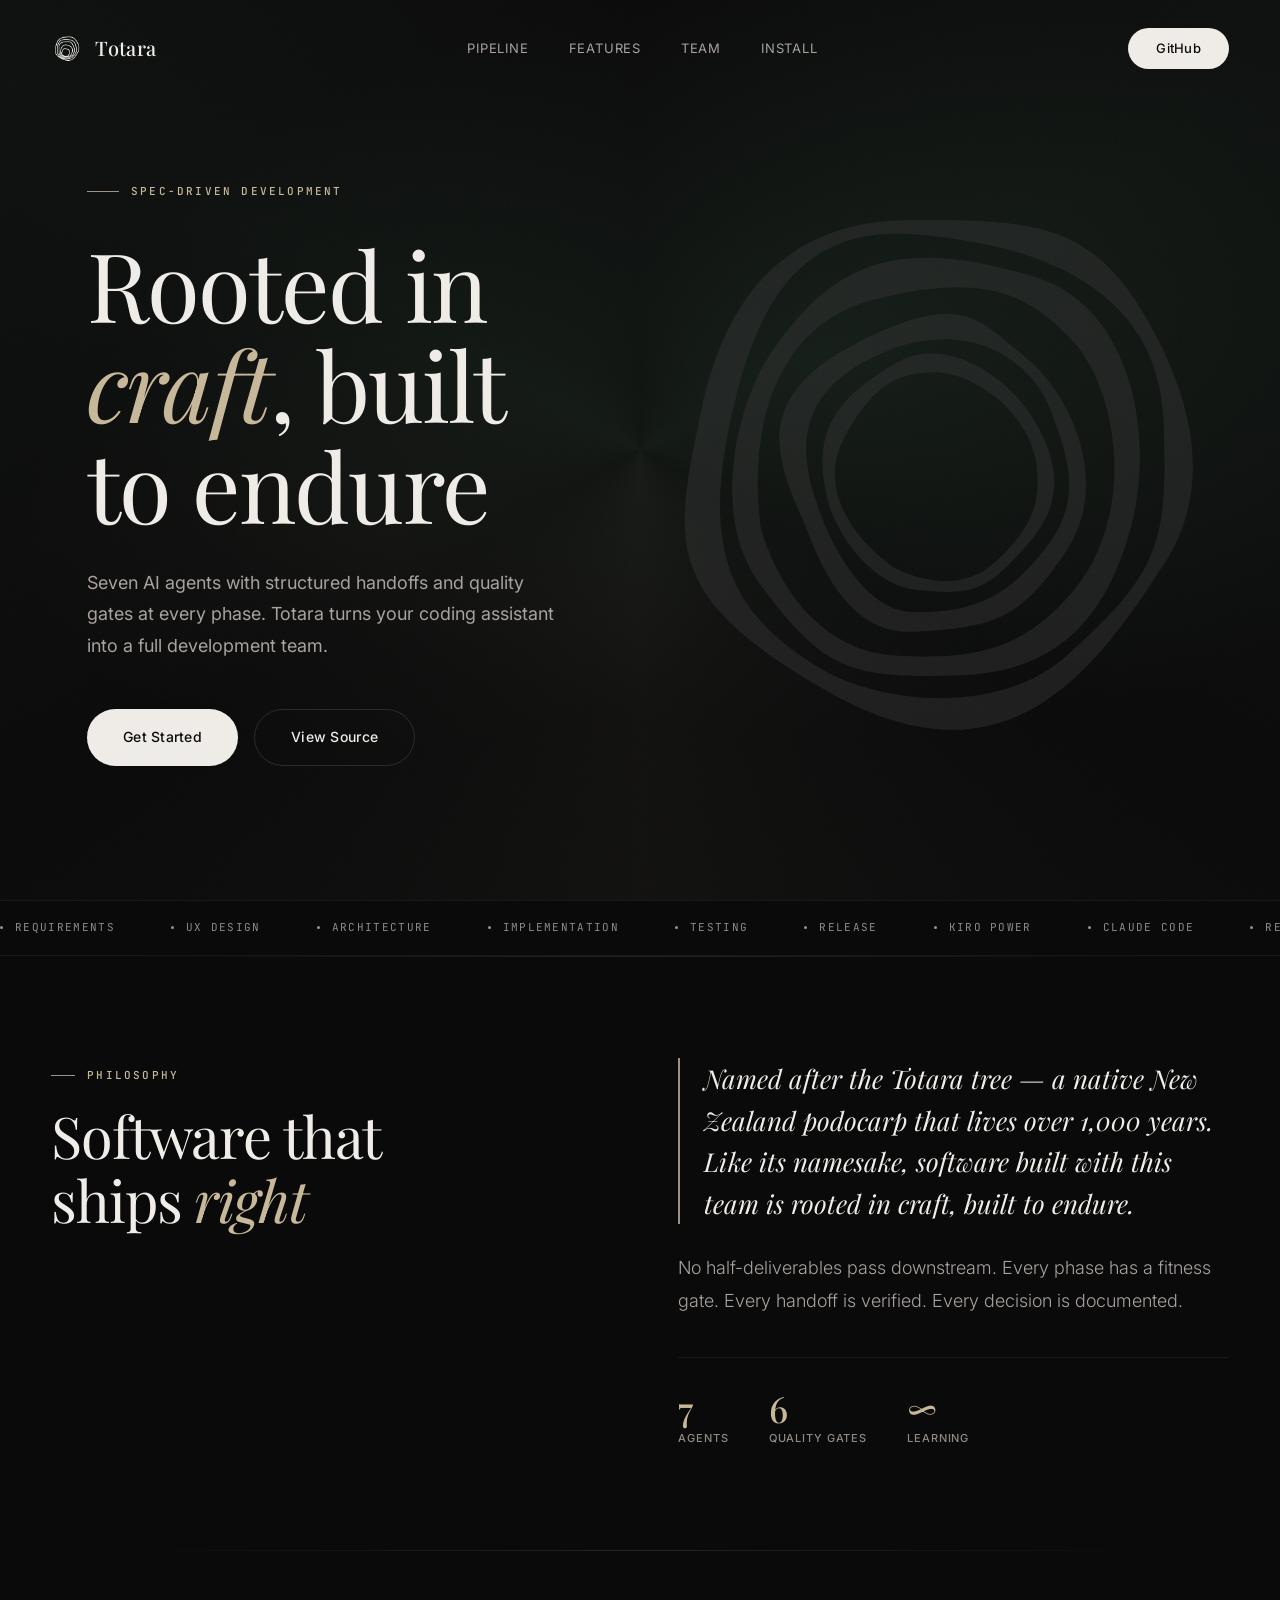
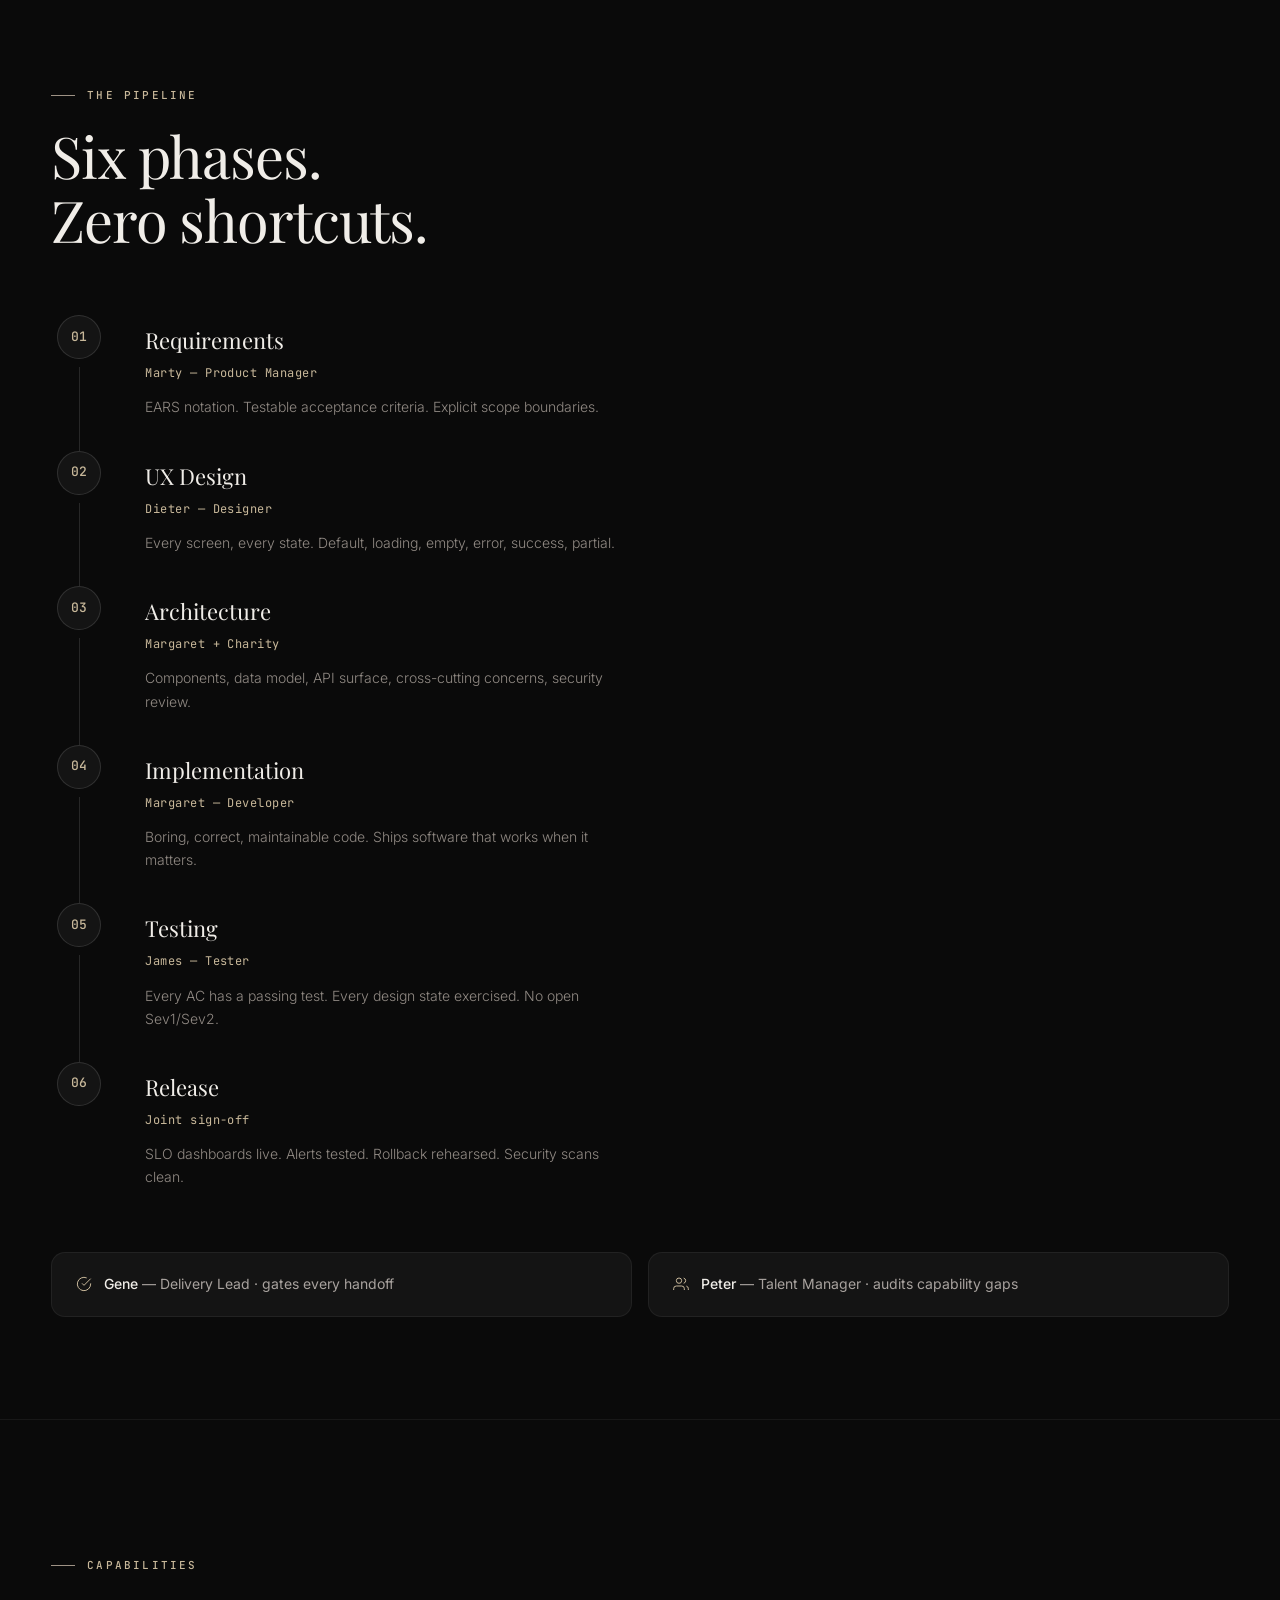
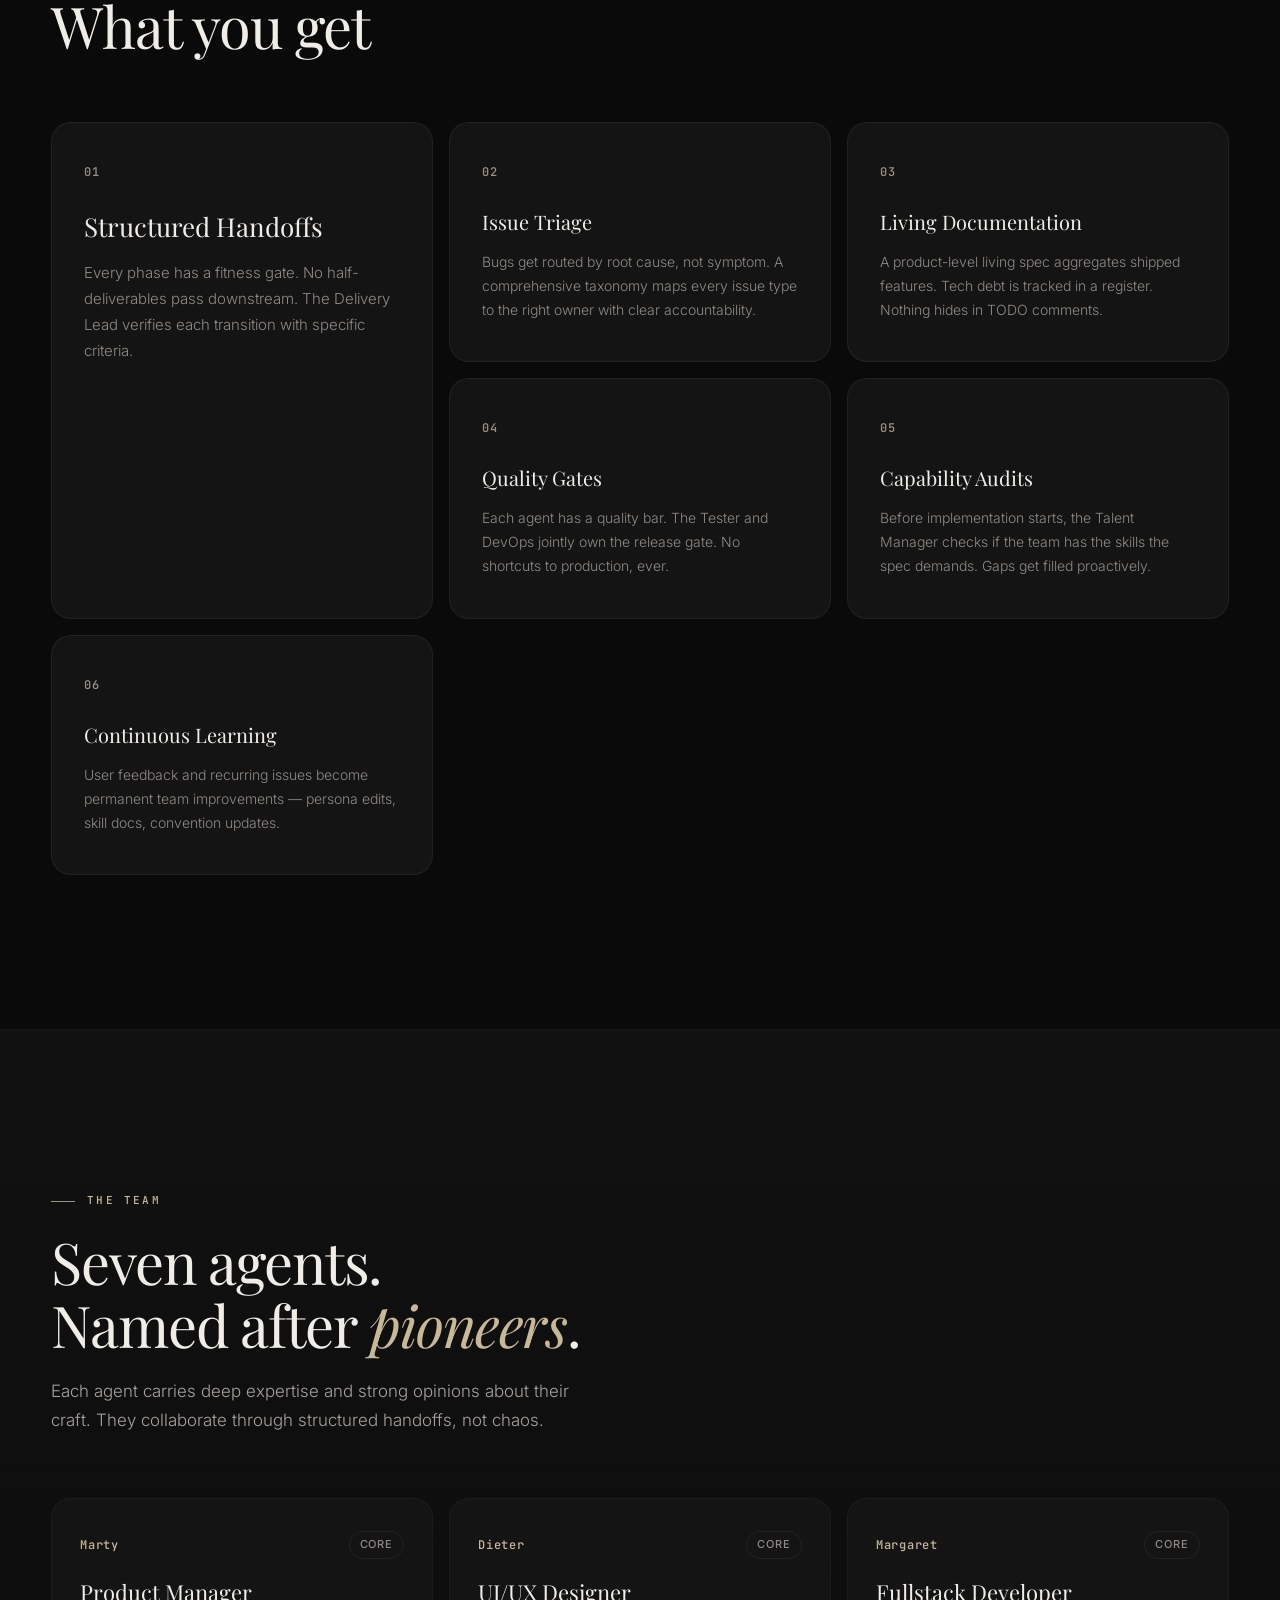
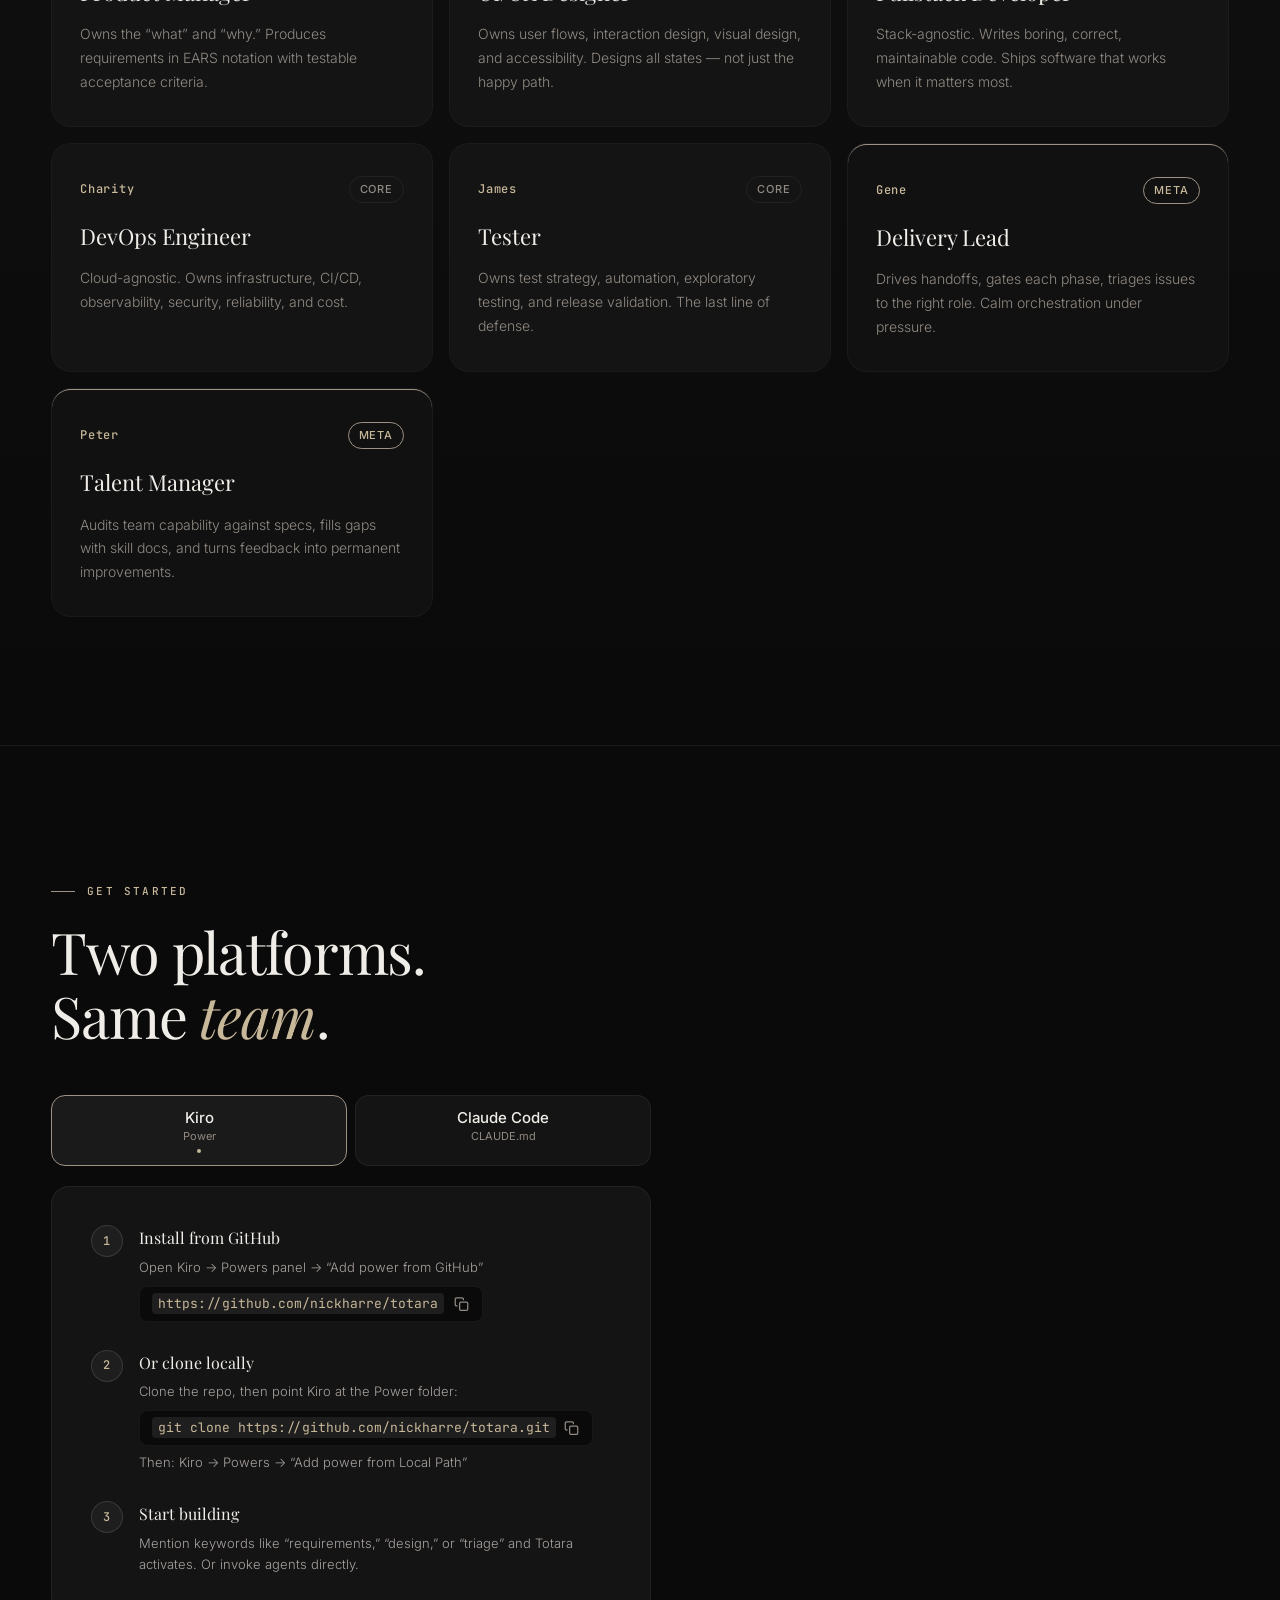
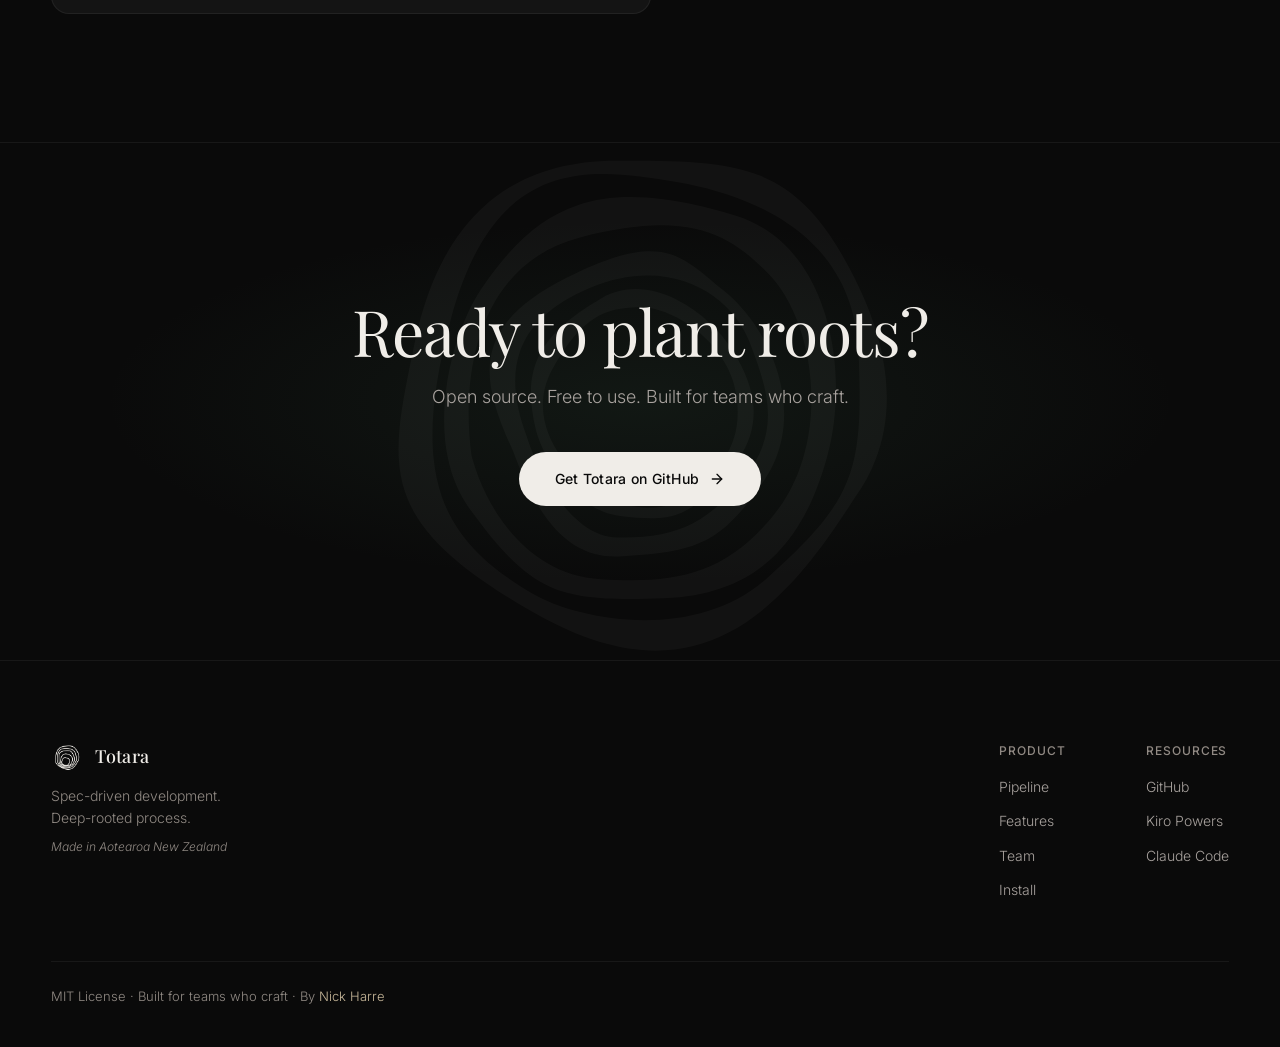
<file: docs/index.html>
<!DOCTYPE html>
<html lang="en">
<head>
  <meta charset="UTF-8">
  <meta name="viewport" content="width=device-width, initial-scale=1.0">
  <title>Totara — Spec-Driven Development Team</title>
  <meta name="description" content="Seven AI agents. Structured handoffs. Take features from idea to production with deep-rooted process and disciplined quality gates.">
  <meta property="og:type" content="website">
  <meta property="og:title" content="Totara — Spec-Driven Development Team">
  <meta property="og:description" content="Seven AI agents. Structured handoffs. Take features from idea to production with deep-rooted process and disciplined quality gates.">
  <meta property="og:image" content="public/TotaraLogoTransparent.png">
  <meta property="og:url" content="https://nickharre.github.io/totara/">
  <meta name="twitter:card" content="summary">
  <meta name="twitter:title" content="Totara — Spec-Driven Development Team">
  <meta name="twitter:description" content="Seven AI agents with structured handoffs and quality gates to take features from idea to production.">
  <meta name="twitter:image" content="public/TotaraLogoTransparent.png">
  <link rel="icon" type="image/png" href="public/TotaraLogoTransparent.png">
  <link rel="preload" href="https://fonts.googleapis.com/css2?family=Playfair+Display:ital,wght@0,400;1,400&display=swap" as="style">
  <link rel="preconnect" href="https://fonts.googleapis.com">
  <link rel="preconnect" href="https://fonts.gstatic.com" crossorigin>
  <link href="https://fonts.googleapis.com/css2?family=Inter:wght@300;400;500;600&family=Playfair+Display:ital,wght@0,400;0,500;0,600;1,400;1,500&family=JetBrains+Mono:wght@400;500&display=swap" rel="stylesheet">
  <link rel="stylesheet" href="style.css">
</head>
<body>
  <a href="#main" class="skip-link">Skip to content</a>

  <!-- Nav -->
  <nav class="nav" aria-label="Main navigation">
    <div class="container">
      <a href="#" class="nav-brand" aria-label="Totara home">
        <img src="public/TotaraLogoTransparent.png" alt="" width="32" height="32">
        <span>Totara</span>
      </a>
      <button class="nav-toggle" aria-label="Toggle menu" aria-expanded="false">
        <span></span><span></span><span></span>
      </button>
      <div class="nav-center">
        <a href="#pipeline">Pipeline</a>
        <a href="#features">Features</a>
        <a href="#agents">Team</a>
        <a href="#install">Install</a>
        <a href="https://github.com/nickharre/totara" class="nav-cta-mobile">GitHub</a>
      </div>
      <a href="https://github.com/nickharre/totara" class="nav-cta">GitHub</a>
    </div>
  </nav>

  <main id="main">

  <!-- Hero -->
  <section class="hero">
    <div class="hero-bg"></div>
    <div class="container">
      <div class="hero-grid">
        <div class="hero-left">
          <div class="hero-eyebrow reveal">Spec-driven development</div>
          <h1 class="reveal reveal-delay-1">Rooted in<br><em>craft</em>, built<br>to endure</h1>
          <p class="hero-desc reveal reveal-delay-2">Seven AI agents with structured handoffs and quality gates at every phase. Totara turns your coding assistant into a full development team.</p>
          <div class="hero-actions reveal reveal-delay-3">
            <a href="#install" class="btn btn-primary">Get Started</a>
            <a href="https://github.com/nickharre/totara" class="btn btn-secondary">View Source</a>
          </div>
        </div>
        <div class="hero-visual reveal reveal-delay-2">
          <img class="hero-ring-art" src="public/TreeRingsDark.svg" alt="Tree rings illustration representing deep-rooted process" width="520" height="520">
        </div>
      </div>
    </div>
  </section>

  <!-- Marquee -->
  <div class="marquee-section" aria-hidden="true">
    <div class="marquee-track">
      <span class="marquee-item"><span class="marquee-dot"></span>Requirements</span>
      <span class="marquee-item"><span class="marquee-dot"></span>UX Design</span>
      <span class="marquee-item"><span class="marquee-dot"></span>Architecture</span>
      <span class="marquee-item"><span class="marquee-dot"></span>Implementation</span>
      <span class="marquee-item"><span class="marquee-dot"></span>Testing</span>
      <span class="marquee-item"><span class="marquee-dot"></span>Release</span>
      <span class="marquee-item"><span class="marquee-dot"></span>Kiro Power</span>
      <span class="marquee-item"><span class="marquee-dot"></span>Claude Code</span>
      <span class="marquee-item"><span class="marquee-dot"></span>Requirements</span>
      <span class="marquee-item"><span class="marquee-dot"></span>UX Design</span>
      <span class="marquee-item"><span class="marquee-dot"></span>Architecture</span>
      <span class="marquee-item"><span class="marquee-dot"></span>Implementation</span>
      <span class="marquee-item"><span class="marquee-dot"></span>Testing</span>
      <span class="marquee-item"><span class="marquee-dot"></span>Release</span>
      <span class="marquee-item"><span class="marquee-dot"></span>Kiro Power</span>
      <span class="marquee-item"><span class="marquee-dot"></span>Claude Code</span>
    </div>
  </div>

  <!-- Philosophy -->
  <section class="section philosophy" id="philosophy">
    <div class="container">
      <div class="philosophy-grid">
        <div class="philosophy-left reveal">
          <span class="section-label">Philosophy</span>
          <h2 class="section-title">Software that<br>ships <em>right</em></h2>
        </div>
        <div class="philosophy-right reveal reveal-delay-1">
          <blockquote class="philosophy-quote">Named after the Totara tree &mdash; a native New Zealand podocarp that lives over 1,000 years. Like its namesake, software built with this team is rooted in craft, built to endure.</blockquote>
          <p class="philosophy-text">No half-deliverables pass downstream. Every phase has a fitness gate. Every handoff is verified. Every decision is documented.</p>
          <div class="philosophy-stats">
            <div class="philosophy-stat">
              <span class="philosophy-stat-num">7</span>
              <span class="philosophy-stat-label">Agents</span>
            </div>
            <div class="philosophy-stat">
              <span class="philosophy-stat-num">6</span>
              <span class="philosophy-stat-label">Quality Gates</span>
            </div>
            <div class="philosophy-stat">
              <span class="philosophy-stat-num">&infin;</span>
              <span class="philosophy-stat-label">Learning</span>
            </div>
          </div>
        </div>
      </div>
    </div>
  </section>

  <!-- Pipeline -->
  <section class="section pipeline-section" id="pipeline">
    <div class="container">
      <div class="section-header reveal">
        <span class="section-label">The Pipeline</span>
        <h2 class="section-title">Six phases.<br>Zero shortcuts.</h2>
      </div>
      <div class="pipeline-timeline">
        <div class="pipeline-step reveal" style="--i:0" data-step="01">
          <div class="pipeline-step-marker">
            <span class="pipeline-step-num">01</span>
            <span class="pipeline-step-line"></span>
          </div>
          <div class="pipeline-step-content">
            <h3 class="pipeline-step-title">Requirements</h3>
            <p class="pipeline-step-agent">Marty &mdash; Product Manager</p>
            <p class="pipeline-step-desc">EARS notation. Testable acceptance criteria. Explicit scope boundaries.</p>
          </div>
        </div>
        <div class="pipeline-step reveal" style="--i:1" data-step="02">
          <div class="pipeline-step-marker">
            <span class="pipeline-step-num">02</span>
            <span class="pipeline-step-line"></span>
          </div>
          <div class="pipeline-step-content">
            <h3 class="pipeline-step-title">UX Design</h3>
            <p class="pipeline-step-agent">Dieter &mdash; Designer</p>
            <p class="pipeline-step-desc">Every screen, every state. Default, loading, empty, error, success, partial.</p>
          </div>
        </div>
        <div class="pipeline-step reveal" style="--i:2" data-step="03">
          <div class="pipeline-step-marker">
            <span class="pipeline-step-num">03</span>
            <span class="pipeline-step-line"></span>
          </div>
          <div class="pipeline-step-content">
            <h3 class="pipeline-step-title">Architecture</h3>
            <p class="pipeline-step-agent">Margaret + Charity</p>
            <p class="pipeline-step-desc">Components, data model, API surface, cross-cutting concerns, security review.</p>
          </div>
        </div>
        <div class="pipeline-step reveal" style="--i:3" data-step="04">
          <div class="pipeline-step-marker">
            <span class="pipeline-step-num">04</span>
            <span class="pipeline-step-line"></span>
          </div>
          <div class="pipeline-step-content">
            <h3 class="pipeline-step-title">Implementation</h3>
            <p class="pipeline-step-agent">Margaret &mdash; Developer</p>
            <p class="pipeline-step-desc">Boring, correct, maintainable code. Ships software that works when it matters.</p>
          </div>
        </div>
        <div class="pipeline-step reveal" style="--i:4" data-step="05">
          <div class="pipeline-step-marker">
            <span class="pipeline-step-num">05</span>
            <span class="pipeline-step-line"></span>
          </div>
          <div class="pipeline-step-content">
            <h3 class="pipeline-step-title">Testing</h3>
            <p class="pipeline-step-agent">James &mdash; Tester</p>
            <p class="pipeline-step-desc">Every AC has a passing test. Every design state exercised. No open Sev1/Sev2.</p>
          </div>
        </div>
        <div class="pipeline-step reveal" style="--i:5" data-step="06">
          <div class="pipeline-step-marker">
            <span class="pipeline-step-num">06</span>
            <span class="pipeline-step-line"></span>
          </div>
          <div class="pipeline-step-content">
            <h3 class="pipeline-step-title">Release</h3>
            <p class="pipeline-step-agent">Joint sign-off</p>
            <p class="pipeline-step-desc">SLO dashboards live. Alerts tested. Rollback rehearsed. Security scans clean.</p>
          </div>
        </div>
      </div>
      <div class="pipeline-meta-row reveal">
        <div class="pipeline-meta-card">
          <svg width="16" height="16" viewBox="0 0 24 24" fill="none" stroke="currentColor" stroke-width="1.5"><path d="M22 11.08V12a10 10 0 1 1-5.93-9.14"/><polyline points="22 4 12 14.01 9 11.01"/></svg>
          <span><strong>Gene</strong> &mdash; Delivery Lead &middot; gates every handoff</span>
        </div>
        <div class="pipeline-meta-card">
          <svg width="16" height="16" viewBox="0 0 24 24" fill="none" stroke="currentColor" stroke-width="1.5"><path d="M17 21v-2a4 4 0 0 0-4-4H5a4 4 0 0 0-4 4v2"/><circle cx="9" cy="7" r="4"/><path d="M23 21v-2a4 4 0 0 0-3-3.87"/><path d="M16 3.13a4 4 0 0 1 0 7.75"/></svg>
          <span><strong>Peter</strong> &mdash; Talent Manager &middot; audits capability gaps</span>
        </div>
      </div>
    </div>
  </section>

  <!-- Features -->
  <section class="section features-section" id="features">
    <div class="container">
      <div class="features-header reveal">
        <span class="section-label">Capabilities</span>
        <h2 class="section-title">What you get</h2>
      </div>
      <div class="features-grid">
        <div class="feature-card reveal">
          <div class="feature-card-num">01</div>
          <h3>Structured Handoffs</h3>
          <p>Every phase has a fitness gate. No half-deliverables pass downstream. The Delivery Lead verifies each transition with specific criteria.</p>
        </div>
        <div class="feature-card reveal reveal-delay-1">
          <div class="feature-card-num">02</div>
          <h3>Issue Triage</h3>
          <p>Bugs get routed by root cause, not symptom. A comprehensive taxonomy maps every issue type to the right owner with clear accountability.</p>
        </div>
        <div class="feature-card reveal reveal-delay-2">
          <div class="feature-card-num">03</div>
          <h3>Living Documentation</h3>
          <p>A product-level living spec aggregates shipped features. Tech debt is tracked in a register. Nothing hides in TODO comments.</p>
        </div>
        <div class="feature-card reveal reveal-delay-1">
          <div class="feature-card-num">04</div>
          <h3>Quality Gates</h3>
          <p>Each agent has a quality bar. The Tester and DevOps jointly own the release gate. No shortcuts to production, ever.</p>
        </div>
        <div class="feature-card reveal reveal-delay-2">
          <div class="feature-card-num">05</div>
          <h3>Capability Audits</h3>
          <p>Before implementation starts, the Talent Manager checks if the team has the skills the spec demands. Gaps get filled proactively.</p>
        </div>
        <div class="feature-card reveal reveal-delay-3">
          <div class="feature-card-num">06</div>
          <h3>Continuous Learning</h3>
          <p>User feedback and recurring issues become permanent team improvements &mdash; persona edits, skill docs, convention updates.</p>
        </div>
      </div>
    </div>
  </section>

  <!-- Agents -->
  <section class="section agents-section" id="agents">
    <div class="container">
      <div class="agents-header reveal">
        <span class="section-label">The Team</span>
        <h2 class="section-title">Seven agents.<br>Named after <em>pioneers</em>.</h2>
        <p class="section-desc">Each agent carries deep expertise and strong opinions about their craft. They collaborate through structured handoffs, not chaos.</p>
      </div>
      <div class="agents-list">
        <div class="agent-card reveal" data-agent="pm">
          <div class="agent-card-inner">
            <div class="agent-card-top">
              <span class="agent-alias">Marty</span>
              <span class="agent-type">Core</span>
            </div>
            <h3 class="agent-role">Product Manager</h3>
            <p class="agent-desc">Owns the &ldquo;what&rdquo; and &ldquo;why.&rdquo; Produces requirements in EARS notation with testable acceptance criteria.</p>
          </div>
        </div>
        <div class="agent-card reveal reveal-delay-1" data-agent="designer">
          <div class="agent-card-inner">
            <div class="agent-card-top">
              <span class="agent-alias">Dieter</span>
              <span class="agent-type">Core</span>
            </div>
            <h3 class="agent-role">UI/UX Designer</h3>
            <p class="agent-desc">Owns user flows, interaction design, visual design, and accessibility. Designs all states &mdash; not just the happy path.</p>
          </div>
        </div>
        <div class="agent-card reveal reveal-delay-2" data-agent="dev">
          <div class="agent-card-inner">
            <div class="agent-card-top">
              <span class="agent-alias">Margaret</span>
              <span class="agent-type">Core</span>
            </div>
            <h3 class="agent-role">Fullstack Developer</h3>
            <p class="agent-desc">Stack-agnostic. Writes boring, correct, maintainable code. Ships software that works when it matters most.</p>
          </div>
        </div>
        <div class="agent-card reveal" data-agent="devops">
          <div class="agent-card-inner">
            <div class="agent-card-top">
              <span class="agent-alias">Charity</span>
              <span class="agent-type">Core</span>
            </div>
            <h3 class="agent-role">DevOps Engineer</h3>
            <p class="agent-desc">Cloud-agnostic. Owns infrastructure, CI/CD, observability, security, reliability, and cost.</p>
          </div>
        </div>
        <div class="agent-card reveal reveal-delay-1" data-agent="tester">
          <div class="agent-card-inner">
            <div class="agent-card-top">
              <span class="agent-alias">James</span>
              <span class="agent-type">Core</span>
            </div>
            <h3 class="agent-role">Tester</h3>
            <p class="agent-desc">Owns test strategy, automation, exploratory testing, and release validation. The last line of defense.</p>
          </div>
        </div>
        <div class="agent-card reveal reveal-delay-2" data-agent="delivery">
          <div class="agent-card-inner">
            <div class="agent-card-top">
              <span class="agent-alias">Gene</span>
              <span class="agent-type">Meta</span>
            </div>
            <h3 class="agent-role">Delivery Lead</h3>
            <p class="agent-desc">Drives handoffs, gates each phase, triages issues to the right role. Calm orchestration under pressure.</p>
          </div>
        </div>
        <div class="agent-card reveal reveal-delay-3" data-agent="talent">
          <div class="agent-card-inner">
            <div class="agent-card-top">
              <span class="agent-alias">Peter</span>
              <span class="agent-type">Meta</span>
            </div>
            <h3 class="agent-role">Talent Manager</h3>
            <p class="agent-desc">Audits team capability against specs, fills gaps with skill docs, and turns feedback into permanent improvements.</p>
          </div>
        </div>
      </div>
    </div>
  </section>

  <!-- Install -->
  <section class="section install-section" id="install">
    <div class="container">
      <div class="install-header reveal">
        <span class="section-label">Get Started</span>
        <h2 class="section-title">Two platforms.<br>Same <em>team</em>.</h2>
      </div>

      <div class="install-tabs" role="tablist" aria-label="Installation platform">
        <button class="install-tab active" data-platform="kiro" role="tab" aria-selected="true" aria-controls="panel-kiro" id="tab-kiro">
          <span class="install-tab-name">Kiro</span>
          <span class="install-tab-desc">Power</span>
        </button>
        <button class="install-tab" data-platform="claude" role="tab" aria-selected="false" aria-controls="panel-claude" id="tab-claude">
          <span class="install-tab-name">Claude Code</span>
          <span class="install-tab-desc">CLAUDE.md</span>
        </button>
      </div>

      <!-- Kiro panel -->
      <div class="install-panel active" id="panel-kiro" role="tabpanel" aria-labelledby="tab-kiro">
        <div class="install-card reveal">
          <div class="install-steps">
            <div class="install-step">
              <div class="step-num">1</div>
              <div class="step-body">
                <h3>Install from GitHub</h3>
                <p>Open Kiro &rarr; Powers panel &rarr; &ldquo;Add power from GitHub&rdquo;</p>
                <div class="code-block">
                  <code>https://github.com/nickharre/totara</code>
                  <button class="code-copy" aria-label="Copy to clipboard" data-copy="https://github.com/nickharre/totara"><svg viewBox="0 0 24 24" fill="none" stroke="currentColor" stroke-width="2" stroke-linecap="round" stroke-linejoin="round"><rect x="9" y="9" width="13" height="13" rx="2" ry="2"/><path d="M5 15H4a2 2 0 0 1-2-2V4a2 2 0 0 1 2-2h9a2 2 0 0 1 2 2v1"/></svg></button>
                </div>
              </div>
            </div>
            <div class="install-step">
              <div class="step-num">2</div>
              <div class="step-body">
                <h3>Or clone locally</h3>
                <p>Clone the repo, then point Kiro at the Power folder:</p>
                <div class="code-block">
                  <code>git clone https://github.com/nickharre/totara.git</code>
                  <button class="code-copy" aria-label="Copy to clipboard" data-copy="git clone https://github.com/nickharre/totara.git"><svg viewBox="0 0 24 24" fill="none" stroke="currentColor" stroke-width="2" stroke-linecap="round" stroke-linejoin="round"><rect x="9" y="9" width="13" height="13" rx="2" ry="2"/><path d="M5 15H4a2 2 0 0 1-2-2V4a2 2 0 0 1 2-2h9a2 2 0 0 1 2 2v1"/></svg></button>
                </div>
                <p class="step-hint">Then: Kiro &rarr; Powers &rarr; &ldquo;Add power from Local Path&rdquo;</p>
              </div>
            </div>
            <div class="install-step">
              <div class="step-num">3</div>
              <div class="step-body">
                <h3>Start building</h3>
                <p>Mention keywords like &ldquo;requirements,&rdquo; &ldquo;design,&rdquo; or &ldquo;triage&rdquo; and Totara activates. Or invoke agents directly.</p>
              </div>
            </div>
          </div>
        </div>
      </div>

      <!-- Claude Code panel -->
      <div class="install-panel" id="panel-claude" role="tabpanel" aria-labelledby="tab-claude">
        <div class="install-card reveal">
          <div class="install-steps">
            <div class="install-step">
              <div class="step-num">1</div>
              <div class="step-body">
                <h3>Clone the repo</h3>
                <div class="code-block">
                  <code>git clone https://github.com/nickharre/totara.git</code>
                  <button class="code-copy" aria-label="Copy to clipboard" data-copy="git clone https://github.com/nickharre/totara.git"><svg viewBox="0 0 24 24" fill="none" stroke="currentColor" stroke-width="2" stroke-linecap="round" stroke-linejoin="round"><rect x="9" y="9" width="13" height="13" rx="2" ry="2"/><path d="M5 15H4a2 2 0 0 1-2-2V4a2 2 0 0 1 2-2h9a2 2 0 0 1 2 2v1"/></svg></button>
                </div>
              </div>
            </div>
            <div class="install-step">
              <div class="step-num">2</div>
              <div class="step-body">
                <h3>Copy the config</h3>
                <p>Copy the <code>.claude</code> folder into your project:</p>
                <div class="code-block">
                  <code>cp -r totara/claude-code/.claude your-project/.claude</code>
                  <button class="code-copy" aria-label="Copy to clipboard" data-copy="cp -r totara/claude-code/.claude your-project/.claude"><svg viewBox="0 0 24 24" fill="none" stroke="currentColor" stroke-width="2" stroke-linecap="round" stroke-linejoin="round"><rect x="9" y="9" width="13" height="13" rx="2" ry="2"/><path d="M5 15H4a2 2 0 0 1-2-2V4a2 2 0 0 1 2-2h9a2 2 0 0 1 2 2v1"/></svg></button>
                </div>
              </div>
            </div>
            <div class="install-step">
              <div class="step-num">3</div>
              <div class="step-body">
                <h3>Start a session</h3>
                <p>Open Claude Code. The CLAUDE.md loads automatically. Invoke roles with &ldquo;act as Gene&rdquo; or &ldquo;act as Marty.&rdquo;</p>
                <div class="code-block">
                  <code>claude<br># "Act as Gene and kick off a new feature"</code>
                  <button class="code-copy" aria-label="Copy to clipboard" data-copy='claude&#10;# "Act as Gene and kick off a new feature"'><svg viewBox="0 0 24 24" fill="none" stroke="currentColor" stroke-width="2" stroke-linecap="round" stroke-linejoin="round"><rect x="9" y="9" width="13" height="13" rx="2" ry="2"/><path d="M5 15H4a2 2 0 0 1-2-2V4a2 2 0 0 1 2-2h9a2 2 0 0 1 2 2v1"/></svg></button>
                </div>
              </div>
            </div>
          </div>
        </div>
      </div>
    </div>
  </section>

  <!-- CTA -->
  <section class="section cta-section">
    <div class="container">
      <div class="cta-content reveal">
        <h2 class="cta-title">Ready to plant roots?</h2>
        <p class="cta-desc">Open source. Free to use. Built for teams who craft.</p>
        <div class="cta-actions">
          <a href="https://github.com/nickharre/totara" class="btn btn-primary">
            Get Totara on GitHub
            <svg width="16" height="16" viewBox="0 0 24 24" fill="none" stroke="currentColor" stroke-width="2" stroke-linecap="round" stroke-linejoin="round"><line x1="5" y1="12" x2="19" y2="12"/><polyline points="12 5 19 12 12 19"/></svg>
          </a>
        </div>
      </div>
    </div>
  </section>

  <div class="sr-only" aria-live="polite" id="copy-status"></div>

  </main>

  <!-- Footer -->
  <footer>
    <div class="container">
      <div class="footer-grid">
        <div class="footer-brand">
          <a href="#" class="nav-brand" aria-label="Totara home">
            <img src="public/TotaraLogoTransparent.png" alt="" width="28" height="28">
            <span>Totara</span>
          </a>
          <p class="footer-tagline">Spec-driven development.<br>Deep-rooted process.</p>
          <p class="footer-origin">Made in Aotearoa New Zealand</p>
        </div>
        <div class="footer-links">
          <div class="footer-col">
            <h4>Product</h4>
            <a href="#pipeline">Pipeline</a>
            <a href="#features">Features</a>
            <a href="#agents">Team</a>
            <a href="#install">Install</a>
          </div>
          <div class="footer-col">
            <h4>Resources</h4>
            <a href="https://github.com/nickharre/totara">GitHub</a>
            <a href="https://kiro.dev/docs/powers/">Kiro Powers</a>
            <a href="https://docs.anthropic.com/en/docs/claude-code">Claude Code</a>
          </div>
        </div>
      </div>
      <div class="footer-bottom">
        <p>MIT License &middot; Built for teams who craft &middot; By <a href="https://github.com/nickharre" class="footer-author-link">Nick Harre</a></p>
      </div>
    </div>
  </footer>

  <script>
    (function() {
      // Nav scroll
      var nav = document.querySelector('.nav');
      var lastScroll = 0;
      window.addEventListener('scroll', function() {
        var y = window.scrollY;
        if (y > 60) nav.classList.add('scrolled');
        else nav.classList.remove('scrolled');
        lastScroll = y;
      }, { passive: true });

      // Hamburger
      var toggle = document.querySelector('.nav-toggle');
      var center = document.querySelector('.nav-center');
      toggle.addEventListener('click', function() {
        var open = center.classList.toggle('nav-open');
        toggle.setAttribute('aria-expanded', open);
        document.body.style.overflow = open ? 'hidden' : '';
      });

      // Focus trap & Escape for mobile nav
      document.addEventListener('keydown', function(e) {
        if (!center.classList.contains('nav-open')) return;
        if (e.key === 'Escape') {
          center.classList.remove('nav-open');
          toggle.setAttribute('aria-expanded', 'false');
          document.body.style.overflow = '';
          toggle.focus();
          return;
        }
        if (e.key !== 'Tab') return;
        var focusable = center.querySelectorAll('a, button');
        var first = focusable[0];
        var last = focusable[focusable.length - 1];
        if (e.shiftKey) {
          if (document.activeElement === first) { e.preventDefault(); last.focus(); }
        } else {
          if (document.activeElement === last) { e.preventDefault(); first.focus(); }
        }
      });

      // Reveal on scroll
      var reveals = document.querySelectorAll('.reveal');
      var observer = new IntersectionObserver(function(entries) {
        entries.forEach(function(entry) {
          if (entry.isIntersecting) {
            entry.target.classList.add('visible');
            observer.unobserve(entry.target);
          }
        });
      }, { threshold: 0.1, rootMargin: '0px 0px -40px 0px' });
      reveals.forEach(function(el) { observer.observe(el); });

      // Platform tabs
      var tabs = document.querySelectorAll('.install-tab');
      tabs.forEach(function(tab) {
        tab.addEventListener('click', function() { activateTab(tab); });
        tab.addEventListener('keydown', function(e) {
          var arr = Array.from(tabs);
          var idx = arr.indexOf(tab);
          if (e.key === 'ArrowRight' || e.key === 'ArrowDown') {
            e.preventDefault();
            var next = arr[(idx + 1) % arr.length];
            activateTab(next); next.focus();
          } else if (e.key === 'ArrowLeft' || e.key === 'ArrowUp') {
            e.preventDefault();
            var prev = arr[(idx - 1 + arr.length) % arr.length];
            activateTab(prev); prev.focus();
          }
        });
      });
      function activateTab(tab) {
        tabs.forEach(function(t) {
          t.classList.remove('active');
          t.setAttribute('aria-selected', 'false');
        });
        tab.classList.add('active');
        tab.setAttribute('aria-selected', 'true');
        document.querySelectorAll('.install-panel').forEach(function(p) { p.classList.remove('active'); });
        document.getElementById('panel-' + tab.dataset.platform).classList.add('active');
      }

      // Copy buttons
      var copyIcon = '<svg viewBox="0 0 24 24" fill="none" stroke="currentColor" stroke-width="2" stroke-linecap="round" stroke-linejoin="round"><rect x="9" y="9" width="13" height="13" rx="2" ry="2"/><path d="M5 15H4a2 2 0 0 1-2-2V4a2 2 0 0 1 2-2h9a2 2 0 0 1 2 2v1"/></svg>';
      var checkIcon = '<svg viewBox="0 0 24 24" fill="none" stroke="currentColor" stroke-width="2" stroke-linecap="round" stroke-linejoin="round"><polyline points="20 6 9 17 4 12"/></svg>';
      document.querySelectorAll('.code-copy').forEach(function(btn) {
        btn.addEventListener('click', function() {
          var text = btn.getAttribute('data-copy');
          navigator.clipboard.writeText(text).then(function() {
            btn.innerHTML = checkIcon;
            btn.classList.add('copied');
            document.getElementById('copy-status').textContent = 'Copied to clipboard';
            setTimeout(function() {
              btn.innerHTML = copyIcon;
              btn.classList.remove('copied');
              document.getElementById('copy-status').textContent = '';
            }, 2000);
          });
        });
      });

      // Smooth cursor glow on cards
      document.querySelectorAll('.agent-card, .feature-card').forEach(function(card) {
        card.addEventListener('mousemove', function(e) {
          var rect = card.getBoundingClientRect();
          var x = e.clientX - rect.left;
          var y = e.clientY - rect.top;
          card.style.setProperty('--mouse-x', x + 'px');
          card.style.setProperty('--mouse-y', y + 'px');
        });
      });
    })();
  </script>
</body>
</html>
</file>
<file: docs/style.css>
*, *::before, *::after { box-sizing: border-box; margin: 0; padding: 0; }

:root {
  --bg: #0a0a0a;
  --bg-elevated: #111111;
  --bg-card: #141414;
  --bg-card-hover: #1a1a1a;
  --surface: #1e1e1e;
  --text: #f0ede8;
  --text-secondary: #a8a29e;
  --text-muted: #918a84;
  --accent: #c8b89a;
  --accent-bright: #e8d5b5;
  --accent-dim: #9e9285;
  --green: #4a7c5c;
  --green-glow: rgba(74, 124, 92, 0.12);
  --border: rgba(255,255,255,0.06);
  --border-hover: rgba(255,255,255,0.12);
  --font-display: 'Playfair Display', Georgia, serif;
  --font-body: 'Inter', -apple-system, BlinkMacSystemFont, sans-serif;
  --font-mono: 'JetBrains Mono', 'Fira Code', monospace;
  --ease-out: cubic-bezier(0.16, 1, 0.3, 1);
  --ease-in-out: cubic-bezier(0.65, 0, 0.35, 1);
}

html { scroll-behavior: smooth; }
@media (prefers-reduced-motion: reduce) {
  html { scroll-behavior: auto; }
  *, *::before, *::after {
    animation-duration: 0.01ms !important;
    animation-iteration-count: 1 !important;
    transition-duration: 0.01ms !important;
  }
}

body {
  font-family: var(--font-body);
  background: var(--bg);
  color: var(--text);
  line-height: 1.6;
  -webkit-font-smoothing: antialiased;
  -moz-osx-font-smoothing: grayscale;
  overflow-x: hidden;
}

a { color: inherit; text-decoration: none; }
img { max-width: 100%; display: block; }

::selection {
  background: rgba(200, 184, 154, 0.3);
  color: var(--text);
}

::-webkit-scrollbar { width: 8px; }
::-webkit-scrollbar-track { background: var(--bg); }
::-webkit-scrollbar-thumb {
  background: var(--surface);
  border-radius: 4px;
}
::-webkit-scrollbar-thumb:hover { background: var(--accent-dim); }

/* Skip link */
.skip-link {
  position: absolute; top: -100px; left: 16px;
  background: var(--accent); color: var(--bg);
  padding: 8px 16px; border-radius: 6px;
  font-size: 14px; font-weight: 600; z-index: 100;
  transition: top 0.2s ease;
}
.skip-link:focus { top: 12px; }

/* Grain overlay */
body::before {
  content: '';
  position: fixed; inset: 0; z-index: 9999;
  pointer-events: none;
  opacity: 0.03;
  background-image: url("data:image/svg+xml,%3Csvg viewBox='0 0 256 256' xmlns='http://www.w3.org/2000/svg'%3E%3Cfilter id='n'%3E%3CfeTurbulence type='fractalNoise' baseFrequency='0.85' numOctaves='4' stitchTiles='stitch'/%3E%3C/filter%3E%3Crect width='100%25' height='100%25' filter='url(%23n)'/%3E%3C/svg%3E");
  background-repeat: repeat;
  background-size: 256px 256px;
}

/* Layout */
.container { max-width: 1400px; margin: 0 auto; padding: 0 clamp(20px, 4vw, 80px); }

/* Reveal animations */
.reveal {
  opacity: 0;
  transform: translateY(40px);
  transition: opacity 0.9s var(--ease-out), transform 0.9s var(--ease-out);
}
.reveal.visible { opacity: 1; transform: translateY(0); }
.reveal-delay-1 { transition-delay: 0.12s; }
.reveal-delay-2 { transition-delay: 0.24s; }
.reveal-delay-3 { transition-delay: 0.36s; }
.reveal-delay-4 { transition-delay: 0.48s; }

/* ─── Nav ─── */
.nav {
  position: fixed; top: 0; left: 0; right: 0; z-index: 50;
  padding: 28px 0;
  transition: all 0.5s var(--ease-out);
}
.nav.scrolled {
  padding: 16px 0;
  background: rgba(10, 10, 10, 0.82);
  backdrop-filter: blur(24px) saturate(180%);
  -webkit-backdrop-filter: blur(24px) saturate(180%);
  border-bottom: 1px solid var(--border);
}
.nav .container { display: flex; align-items: center; justify-content: space-between; }
.nav-brand {
  display: flex; align-items: center; gap: 12px;
  font-family: var(--font-display);
  font-size: 20px; font-weight: 500;
  letter-spacing: 0.02em;
  color: var(--text);
}
.nav-brand img { width: 32px; height: 32px; border-radius: 6px; transition: transform 0.6s var(--ease-out); }
.nav-brand:hover img {
  transform: rotate(15deg);
}
.nav-center { display: flex; gap: 40px; align-items: center; }
.nav-center a {
  font-size: 13px; font-weight: 400;
  color: var(--text-secondary);
  letter-spacing: 0.06em;
  text-transform: uppercase;
  transition: color 0.3s ease;
  position: relative;
}
.nav-center a::after {
  content: '';
  position: absolute; bottom: -4px; left: 0; right: 0;
  height: 1px; background: var(--accent);
  transform: scaleX(0); transform-origin: center;
  transition: transform 0.4s var(--ease-out);
}
.nav-center a:hover { color: var(--text); }
.nav-center a:hover::after { transform: scaleX(1); }
.nav-center a:focus-visible { outline: 1px solid var(--accent); outline-offset: 4px; }
.nav-cta {
  font-size: 13px; font-weight: 500;
  color: var(--bg); background: var(--text);
  padding: 10px 28px; border-radius: 100px;
  letter-spacing: 0.02em;
  transition: all 0.3s var(--ease-out);
}
.nav-cta:hover { background: var(--accent); color: var(--bg); transform: translateY(-1px); }
.nav-cta:focus-visible { outline: 2px solid var(--accent); outline-offset: 3px; }

/* Hamburger */
.nav-toggle {
  display: none; background: none; border: none; cursor: pointer;
  padding: 8px; width: 40px; height: 40px;
  flex-direction: column; justify-content: center; gap: 6px; align-items: center;
}
.nav-toggle span {
  display: block; width: 24px; height: 1.5px;
  background: var(--text); border-radius: 2px;
  transition: all 0.3s var(--ease-out);
}


/* ─── Hero ─── */
.hero {
  position: relative;
  min-height: 100vh;
  display: flex; align-items: center;
  overflow: hidden;
  padding: 160px 0 120px;
}
.hero-bg {
  position: absolute; inset: 0; z-index: 0;
  overflow: hidden;
}
.hero-bg::after {
  content: '';
  position: absolute; inset: 0;
  background: radial-gradient(ellipse 80% 60% at 65% 40%, var(--green-glow), transparent 70%),
              radial-gradient(ellipse 50% 40% at 30% 60%, rgba(200, 184, 154, 0.03), transparent 60%);
}
.hero-bg::before {
  content: '';
  position: absolute;
  top: -50%; left: -50%;
  width: 200%; height: 200%;
  background: conic-gradient(
    from 0deg at 50% 50%,
    transparent 0deg,
    rgba(74, 124, 92, 0.06) 60deg,
    transparent 120deg,
    rgba(200, 184, 154, 0.04) 180deg,
    transparent 240deg,
    rgba(74, 124, 92, 0.06) 300deg,
    transparent 360deg
  );
  animation: hero-glow 20s linear infinite;
  pointer-events: none;
}
@keyframes hero-glow {
  0% { transform: rotate(0deg); }
  100% { transform: rotate(360deg); }
}

.hero .container { position: relative; z-index: 1; }
.hero-grid {
  display: grid;
  grid-template-columns: 1fr 1fr;
  gap: 80px;
  align-items: center;
}
.hero-eyebrow {
  display: inline-flex; align-items: center; gap: 12px;
  font-family: var(--font-mono);
  font-size: 11px; font-weight: 500;
  color: var(--accent);
  letter-spacing: 0.2em;
  text-transform: uppercase;
  margin-bottom: 32px;
}
.hero-eyebrow::before {
  content: '';
  width: 32px; height: 1px;
  background: var(--accent-dim);
  transform: scaleX(0);
  transform-origin: left;
  transition: transform 0.8s var(--ease-out) 0.2s;
}
.hero-eyebrow.visible::before {
  transform: scaleX(1);
}
.hero h1 {
  font-family: var(--font-display);
  font-size: clamp(52px, 7.5vw, 104px);
  font-weight: 400;
  line-height: 1.05;
  letter-spacing: -0.02em;
  color: var(--text);
  margin-bottom: 32px;
}
.hero h1 em {
  font-style: italic;
  color: var(--accent);
}
.hero-desc {
  font-size: 18px; line-height: 1.75;
  color: var(--text-secondary);
  max-width: 480px;
  margin-bottom: 48px;
  font-weight: 400;
}
.hero-actions { display: flex; gap: 16px; flex-wrap: wrap; }

/* Hero visual */
.hero-visual {
  position: relative;
  display: flex; align-items: center; justify-content: center;
}
.hero-ring-art {
  width: 100%; max-width: 520px;
  opacity: 0.45;
  animation: float 12s ease-in-out infinite;
}
@keyframes float {
  0%   { transform: translate(0, 0) rotate(0deg); }
  25%  { transform: translate(6px, -10px) rotate(1.2deg); }
  50%  { transform: translate(-4px, -18px) rotate(-0.8deg); }
  75%  { transform: translate(3px, -8px) rotate(0.6deg); }
  100% { transform: translate(0, 0) rotate(0deg); }
}

/* Buttons */
.btn {
  display: inline-flex; align-items: center; gap: 10px;
  padding: 16px 36px; border-radius: 100px;
  font-size: 14px; font-weight: 500;
  border: none; cursor: pointer;
  transition: all 0.4s var(--ease-out);
  letter-spacing: 0.02em;
  font-family: var(--font-body);
}
.btn:focus-visible { outline: 2px solid var(--accent); outline-offset: 3px; }
.btn-primary { background: var(--text); color: var(--bg); }
.btn-primary:hover { background: var(--accent); transform: translateY(-2px); }
.btn-secondary {
  background: transparent; color: var(--text);
  border: 1px solid var(--border-hover);
}
.btn-secondary:hover { border-color: var(--accent-dim); color: var(--accent); }
.btn:active { transform: scale(0.97); }

/* ─── Marquee ─── */
.marquee-section {
  border-top: 1px solid var(--border);
  border-bottom: 1px solid var(--border);
  padding: 18px 0;
  overflow: hidden;
}
.marquee-track {
  display: flex; gap: 56px;
  animation: marquee 35s linear infinite;
  width: max-content;
}
@keyframes marquee {
  0% { transform: translateX(0); }
  100% { transform: translateX(-50%); }
}
.marquee-item {
  font-family: var(--font-mono);
  font-size: 11px; font-weight: 400;
  color: var(--text-muted);
  letter-spacing: 0.12em;
  text-transform: uppercase;
  white-space: nowrap;
  display: flex; align-items: center; gap: 12px;
}
.marquee-dot {
  width: 3px; height: 3px; border-radius: 50%;
  background: var(--accent-dim);
}
.marquee-section:hover .marquee-track {
  animation-play-state: paused;
}

/* ─── Section shared ─── */
.section { padding: clamp(80px, 10vw, 160px) 0; }
.section[id] {
  scroll-margin-top: 80px;
}
.section-label {
  display: inline-flex; align-items: center; gap: 12px;
  font-family: var(--font-mono);
  font-size: 11px; font-weight: 500;
  color: var(--accent);
  letter-spacing: 0.2em;
  text-transform: uppercase;
  margin-bottom: 20px;
}
.section-label::before {
  content: '';
  width: 24px; height: 1px;
  background: var(--accent-dim);
}
.section-title {
  font-family: var(--font-display);
  font-size: clamp(36px, 4.5vw, 64px);
  font-weight: 400;
  line-height: 1.1;
  letter-spacing: -0.02em;
  margin-bottom: 20px;
}
.section-title em { font-style: italic; color: var(--accent); }
.section-desc {
  font-size: 17px; color: var(--text-secondary);
  line-height: 1.7; max-width: 520px;
  font-weight: 300;
}

.philosophy { padding-top: clamp(60px, 8vw, 120px); padding-bottom: clamp(60px, 8vw, 120px); }
.pipeline-section { padding-top: clamp(80px, 10vw, 160px); padding-bottom: clamp(60px, 8vw, 120px); }
.features-section { padding-top: clamp(80px, 10vw, 160px); padding-bottom: clamp(100px, 12vw, 180px); }
.agents-section { padding-top: clamp(100px, 12vw, 180px); padding-bottom: clamp(80px, 10vw, 160px); }
.install-section { padding-top: clamp(80px, 10vw, 140px); padding-bottom: clamp(80px, 10vw, 140px); }

/* ─── Philosophy ─── */
.philosophy {
  border-top: none;
  position: relative;
}
.philosophy::before {
  content: '';
  position: absolute;
  top: 0; left: 10%; right: 10%;
  height: 1px;
  background: linear-gradient(90deg, transparent, rgba(200, 184, 154, 0.15), transparent);
}
.philosophy-grid {
  display: grid;
  grid-template-columns: 1fr 1fr;
  gap: clamp(40px, 6vw, 120px);
  align-items: start;
}
.philosophy-text {
  font-size: 18px; line-height: 1.8;
  color: var(--text-secondary);
  font-weight: 300;
  margin-bottom: 24px;
}
.philosophy-text:last-of-type { margin-bottom: 0; }

.philosophy-quote {
  font-family: var(--font-display);
  font-size: clamp(20px, 2.5vw, 26px);
  line-height: 1.6;
  color: var(--text);
  font-weight: 400;
  font-style: italic;
  margin-bottom: 28px;
  padding-left: 24px;
  border-left: 2px solid var(--accent-dim);
}

.philosophy-stats {
  display: flex;
  flex-wrap: wrap;
  gap: 40px;
  margin-top: 40px;
  padding-top: 32px;
  border-top: 1px solid var(--border);
}
.philosophy-stat {
  display: flex;
  flex-direction: column;
  gap: 4px;
}
.philosophy-stat-num {
  font-family: var(--font-display);
  font-size: 36px;
  font-weight: 500;
  color: var(--accent);
  line-height: 1;
}
.philosophy-stat-label {
  font-size: 11px;
  font-weight: 500;
  color: var(--text-muted);
  letter-spacing: 0.08em;
  text-transform: uppercase;
}


/* ─── Pipeline ─── */
.pipeline-section {
  border-top: none;
  position: relative;
}
.pipeline-section::before {
  content: '';
  position: absolute;
  top: 0; left: 10%; right: 10%;
  height: 1px;
  background: linear-gradient(90deg, transparent, rgba(200, 184, 154, 0.15), transparent);
}
.pipeline-section .section-header { margin-bottom: 64px; }

/* ─── Pipeline Timeline ─── */
.pipeline-timeline {
  display: flex;
  flex-direction: column;
  gap: 0;
  margin-bottom: 32px;
  max-width: 720px;
}
.pipeline-step {
  display: grid;
  grid-template-columns: 56px 1fr;
  gap: 24px;
  min-height: 120px;
}
.pipeline-step-marker {
  display: flex;
  flex-direction: column;
  align-items: center;
}
.pipeline-step-num {
  width: 44px; height: 44px;
  border-radius: 50%;
  border: 1px solid var(--border-hover);
  background: var(--bg-card);
  display: flex; align-items: center; justify-content: center;
  font-family: var(--font-mono);
  font-size: 13px; font-weight: 500;
  color: var(--accent);
  flex-shrink: 0;
  transition: all 0.4s var(--ease-out);
}
.pipeline-step:hover .pipeline-step-num {
  border-color: var(--accent);
  background: var(--bg-card-hover);
}
.pipeline-step-line {
  flex: 1;
  width: 1px;
  background: var(--border-hover);
  margin-top: 8px;
}
.pipeline-step:last-child .pipeline-step-line {
  display: none;
}
.pipeline-step-content {
  padding-bottom: 32px;
  padding-top: 8px;
  padding-left: 12px;
  border-left: 2px solid transparent;
  transition: border-color 0.4s var(--ease-out);
}
.pipeline-step:hover .pipeline-step-content {
  border-left-color: var(--accent-dim);
}
.pipeline-step.reveal {
  transition-delay: calc(var(--i, 0) * 0.1s);
}
.pipeline-step-title {
  font-family: var(--font-display);
  font-size: 22px; font-weight: 400;
  margin-bottom: 6px;
  color: var(--text);
}
.pipeline-step-agent {
  font-family: var(--font-mono);
  font-size: 12px; font-weight: 400;
  color: var(--accent);
  letter-spacing: 0.04em;
  margin-bottom: 12px;
}
.pipeline-step-desc {
  font-size: 14px; line-height: 1.65;
  color: var(--text-muted);
  font-weight: 300;
  max-width: 480px;
}

/* Pipeline meta */
.pipeline-meta-row {
  display: grid;
  grid-template-columns: 1fr 1fr;
  gap: 16px;
}
.pipeline-meta-card {
  display: flex; align-items: center; gap: 12px;
  padding: 20px 24px;
  background: var(--bg-card);
  border: 1px solid var(--border);
  border-radius: 14px;
  font-size: 14px;
  color: var(--text-secondary);
  transition: border-color 0.3s ease;
}
.pipeline-meta-card:hover { border-color: var(--border-hover); }
.pipeline-meta-card svg { color: var(--accent); flex-shrink: 0; }
.pipeline-meta-card strong { color: var(--text); font-weight: 500; }

/* ─── Features ─── */
.features-section { border-top: 1px solid var(--border); }
.features-header { margin-bottom: 64px; }
.features-grid {
  display: grid;
  grid-template-columns: repeat(3, 1fr);
  grid-template-rows: auto auto;
  gap: 16px;
}
.feature-card:first-child {
  grid-row: 1 / 3;
}
.feature-card {
  padding: 40px 32px;
  border: 1px solid var(--border);
  border-radius: 20px;
  background: var(--bg-card);
  transition: all 0.5s var(--ease-out);
  position: relative;
  overflow: hidden;
}
.feature-card::after {
  content: '';
  position: absolute; inset: 0;
  background: radial-gradient(circle at var(--mouse-x, 50%) var(--mouse-y, 50%), rgba(200,184,154,0.04), transparent 60%);
  opacity: 0;
  transition: opacity 0.4s ease;
  pointer-events: none;
}
.feature-card:hover {
  border-color: var(--border-hover);
  transform: translateY(-4px);
  box-shadow: 0 20px 40px rgba(0, 0, 0, 0.3), 0 0 0 1px var(--border-hover);
}
.feature-card:hover::after { opacity: 1; }
.feature-card-num {
  font-family: var(--font-mono);
  font-size: 12px; font-weight: 500;
  color: var(--accent-dim);
  letter-spacing: 0.1em;
  margin-bottom: 24px;
}
.feature-card h3 {
  font-family: var(--font-display);
  font-size: 20px; font-weight: 400;
  margin-bottom: 12px;
  color: var(--text);
}
.feature-card p {
  font-size: 14px; line-height: 1.7;
  color: var(--text-muted);
  font-weight: 300;
}

.feature-card:first-child h3 {
  font-size: 26px;
}
.feature-card:first-child p {
  font-size: 15px;
  line-height: 1.75;
}

/* ─── Agents ─── */
.agents-section {
  border-top: 1px solid var(--border);
  background: linear-gradient(180deg, var(--bg-elevated) 0%, var(--bg) 100%);
}
.agents-header { margin-bottom: 64px; }
.agents-list {
  display: grid;
  grid-template-columns: repeat(auto-fill, minmax(320px, 1fr));
  gap: 16px;
}
.agent-card {
  position: relative;
  border-radius: 20px;
  padding: 1px;
  background: var(--border);
  transition: all 0.5s var(--ease-out);
  cursor: default;
  --mouse-x: 50%;
  --mouse-y: 50%;
}
.agent-card::before {
  content: '';
  position: absolute; inset: 0;
  border-radius: 20px;
  background: radial-gradient(
    300px circle at var(--mouse-x) var(--mouse-y),
    rgba(200, 184, 154, 0.12),
    transparent 60%
  );
  opacity: 0;
  transition: opacity 0.4s ease;
  pointer-events: none;
  z-index: 0;
}
.agent-card:hover::before { opacity: 1; }
.agent-card:hover {
  transform: translateY(-3px);
  box-shadow: 0 16px 32px rgba(0, 0, 0, 0.25);
}
.agent-card-inner {
  position: relative; z-index: 1;
  background: var(--bg-card);
  border-radius: 19px;
  padding: 32px 28px;
  height: 100%;
}
.agent-card-top {
  display: flex; justify-content: space-between; align-items: center;
  margin-bottom: 16px;
}
.agent-alias {
  font-family: var(--font-mono);
  font-size: 12px; font-weight: 500;
  color: var(--accent);
  letter-spacing: 0.06em;
}
.agent-type {
  font-size: 11px; font-weight: 500;
  color: var(--text-muted);
  letter-spacing: 0.08em;
  text-transform: uppercase;
  padding: 4px 10px;
  border: 1px solid var(--border);
  border-radius: 100px;
}
.agent-role {
  font-family: var(--font-display);
  font-size: 22px; font-weight: 400;
  margin-bottom: 12px;
  color: var(--text);
}
.agent-desc {
  font-size: 14px; line-height: 1.7;
  color: var(--text-muted);
  font-weight: 300;
}

.agent-card[data-agent="delivery"] .agent-card-inner,
.agent-card[data-agent="talent"] .agent-card-inner {
  background: var(--bg-elevated);
  border-top: 1px solid var(--accent-dim);
}
.agent-card[data-agent="delivery"] .agent-type,
.agent-card[data-agent="talent"] .agent-type {
  border-color: var(--accent-dim);
  color: var(--accent);
}


/* ─── Install ─── */
.install-section { border-top: 1px solid var(--border); }
.install-header { margin-bottom: 48px; }
.install-tabs {
  display: flex; gap: 8px;
  max-width: 600px;
  margin-bottom: 20px;
}
.install-tab {
  flex: 1;
  display: flex; flex-direction: column; align-items: center; gap: 2px;
  padding: 12px 20px;
  background: var(--bg-card);
  border: 1px solid var(--border);
  border-radius: 14px;
  cursor: pointer;
  transition: all 0.3s var(--ease-out);
  font-family: var(--font-body);
  color: var(--text);
}
.install-tab:hover { border-color: var(--border-hover); }
.install-tab:focus-visible { outline: 2px solid var(--accent); outline-offset: 3px; }
.install-tab.active { border-color: var(--accent-dim); background: var(--bg-card-hover); }
.install-tab::after {
  content: '';
  width: 4px; height: 4px;
  border-radius: 50%;
  background: transparent;
  transition: background 0.3s var(--ease-out);
  margin-top: 4px;
}
.install-tab.active::after {
  background: var(--accent);
}
.install-tab-name { font-size: 15px; font-weight: 500; }
.install-tab-desc { font-size: 11px; color: var(--text-muted); }
.install-panel { display: none; }
.install-panel.active { display: block; }
.install-card {
  background: var(--bg-card);
  border: 1px solid var(--border);
  border-radius: 18px;
  padding: clamp(24px, 3vw, 40px);
  max-width: 600px;
}
.install-steps { display: flex; flex-direction: column; gap: 28px; }
.install-step { display: flex; gap: 16px; }
.step-num {
  width: 32px; height: 32px; border-radius: 50%;
  background: var(--surface);
  border: 1px solid var(--border-hover);
  display: flex; align-items: center; justify-content: center;
  font-family: var(--font-mono); font-size: 12px; font-weight: 500;
  color: var(--accent);
  flex-shrink: 0;
}
.step-body h3 {
  font-family: var(--font-display);
  font-size: 16px; font-weight: 400;
  margin-bottom: 6px;
  color: var(--text);
}
.step-body p {
  font-size: 13px; color: var(--text-secondary);
  line-height: 1.6; font-weight: 300;
}
.step-body code {
  font-family: var(--font-mono);
  font-size: 13px;
  color: var(--accent);
  background: var(--surface);
  padding: 2px 6px;
  border-radius: 4px;
}
.step-hint {
  margin-top: 6px;
  font-size: 12px; color: var(--text-muted);
  font-weight: 300;
}
.code-block {
  background: var(--bg);
  border: 1px solid var(--border);
  border-radius: 8px;
  padding: 8px 36px 8px 12px;
  font-family: var(--font-mono);
  font-size: 12px;
  color: var(--text-secondary);
  margin-top: 8px;
  overflow-x: auto;
  white-space: nowrap;
  position: relative;
  line-height: 1.4;
}
.code-block code {
  display: inline;
  white-space: nowrap;
}
.code-copy {
  position: absolute; top: 50%; right: 8px;
  transform: translateY(-50%);
  background: none;
  border: none;
  border-radius: 6px;
  padding: 5px;
  cursor: pointer;
  color: var(--text-muted);
  transition: color 0.2s ease;
  display: flex; align-items: center; justify-content: center;
}
.code-copy:hover { color: var(--accent); }
.code-copy svg { width: 15px; height: 15px; pointer-events: none; }
.code-copy.copied { color: var(--green); }

/* ─── CTA ─── */
.cta-section {
  border-top: 1px solid var(--border);
  text-align: center;
  padding: clamp(100px, 12vw, 200px) 0;
  position: relative;
  overflow: hidden;
}
.cta-section::before {
  content: '';
  position: absolute; inset: 0;
  background: radial-gradient(ellipse 60% 50% at 50% 50%, var(--green-glow), transparent 70%);
  pointer-events: none;
}
.cta-section::after {
  content: '';
  position: absolute;
  top: 50%; left: 50%;
  transform: translate(-50%, -50%);
  width: 500px; height: 500px;
  background: url('public/TreeRingsLight.svg') center / contain no-repeat;
  opacity: 0.03;
  pointer-events: none;
}
.cta-content { position: relative; z-index: 1; }
.cta-title {
  font-family: var(--font-display);
  font-size: clamp(40px, 5vw, 72px);
  font-weight: 400;
  line-height: 1.1;
  letter-spacing: -0.02em;
  margin-bottom: 16px;
}
.cta-desc {
  font-size: 18px; color: var(--text-secondary);
  margin-bottom: 40px;
  font-weight: 300;
}
.cta-actions { display: flex; justify-content: center; gap: 16px; }
.cta-actions .btn-primary svg {
  transition: transform 0.4s var(--ease-out);
}
.cta-actions .btn-primary:hover svg {
  transform: translateX(4px);
}

/* ─── Footer ─── */
footer {
  border-top: 1px solid var(--border);
  padding: 80px 0 40px;
}
.footer-grid {
  display: flex;
  justify-content: space-between;
  align-items: start;
  gap: 80px;
  margin-bottom: 60px;
}
.footer-brand .nav-brand {
  font-size: 18px;
  margin-bottom: 12px;
}
.footer-tagline {
  font-size: 14px; color: var(--text-muted);
  line-height: 1.6; font-weight: 300;
}
.footer-origin {
  font-size: 12px;
  color: var(--text-muted);
  font-weight: 300;
  margin-top: 8px;
  font-style: italic;
}
.footer-links { display: flex; gap: 80px; }
.footer-col { display: flex; flex-direction: column; gap: 12px; }
.footer-col h4 {
  font-size: 12px; font-weight: 500;
  color: var(--text-muted);
  letter-spacing: 0.08em;
  text-transform: uppercase;
  margin-bottom: 4px;
}
.footer-col a {
  font-size: 14px; color: var(--text-secondary);
  transition: color 0.2s ease, transform 0.3s var(--ease-out);
  font-weight: 300;
  display: inline-block;
}
.footer-col a:hover { color: var(--text); transform: translateX(4px); }
.footer-col a:focus-visible {
  outline: 1px solid var(--accent);
  outline-offset: 4px;
}
.footer-author-link:focus-visible {
  outline: 1px solid var(--accent);
  outline-offset: 2px;
}
.footer-bottom {
  border-top: 1px solid var(--border);
  padding-top: 24px;
}
.footer-bottom p {
  font-size: 13px; color: var(--text-muted);
  font-weight: 300;
}
.footer-author-link {
  color: var(--accent);
  transition: color 0.2s ease;
}
.footer-author-link:hover {
  color: var(--accent-bright);
}

/* ─── Utilities ─── */
.sr-only {
  position: absolute; width: 1px; height: 1px;
  padding: 0; margin: -1px; overflow: hidden;
  clip: rect(0, 0, 0, 0); white-space: nowrap; border: 0;
}

/* ─── Responsive ─── */
.nav-cta-mobile { display: none; }

@media (max-width: 1024px) {
  .hero-grid { grid-template-columns: 1fr; gap: 60px; }
  .hero-visual { max-width: 400px; margin: 0 auto; }
  .features-grid { grid-template-columns: 1fr 1fr; }
  .features-grid .feature-card:first-child { grid-row: auto; }
  .philosophy-grid { grid-template-columns: 1fr; gap: 40px; }
}

@media (max-width: 768px) {
  .nav-toggle { display: flex; }
  .nav-center {
    display: none;
    position: fixed;
    inset: 0;
    flex-direction: column;
    gap: 0;
    background: rgba(10, 10, 10, 0.98);
    backdrop-filter: blur(24px);
    -webkit-backdrop-filter: blur(24px);
    z-index: 49;
    padding: 120px clamp(20px, 8vw, 80px) 60px;
    justify-content: center;
    align-items: flex-start;
  }
  .nav-center.nav-open { display: flex; }
  .nav-center a {
    padding: 16px 0;
    font-size: 28px;
    font-family: var(--font-display);
    text-transform: none;
    letter-spacing: -0.01em;
    font-weight: 400;
    color: var(--text);
  }
  .nav-center a::after { display: none; }
  .nav-cta-mobile {
    display: inline-flex;
    margin-top: 32px;
    font-size: 14px; font-weight: 500;
    color: var(--bg); background: var(--text);
    padding: 14px 32px; border-radius: 100px;
    letter-spacing: 0.02em;
    transition: all 0.3s var(--ease-out);
  }
  .nav-cta { display: none; }

  .hero { padding: 120px 0 80px; min-height: auto; }
  .hero-grid { grid-template-columns: 1fr; gap: 40px; }
  .hero-visual { max-width: 300px; }

  .pipeline-meta-row { grid-template-columns: 1fr; }
  .features-grid { grid-template-columns: 1fr; }
  .agents-list { grid-template-columns: 1fr; }

  .install-card { padding: 28px; }
  .install-step { flex-direction: column; gap: 16px; }

  .footer-grid { flex-direction: column; gap: 40px; }
  .footer-links { gap: 40px; }
  .philosophy-stats { gap: 24px 40px; }
}
</file>
